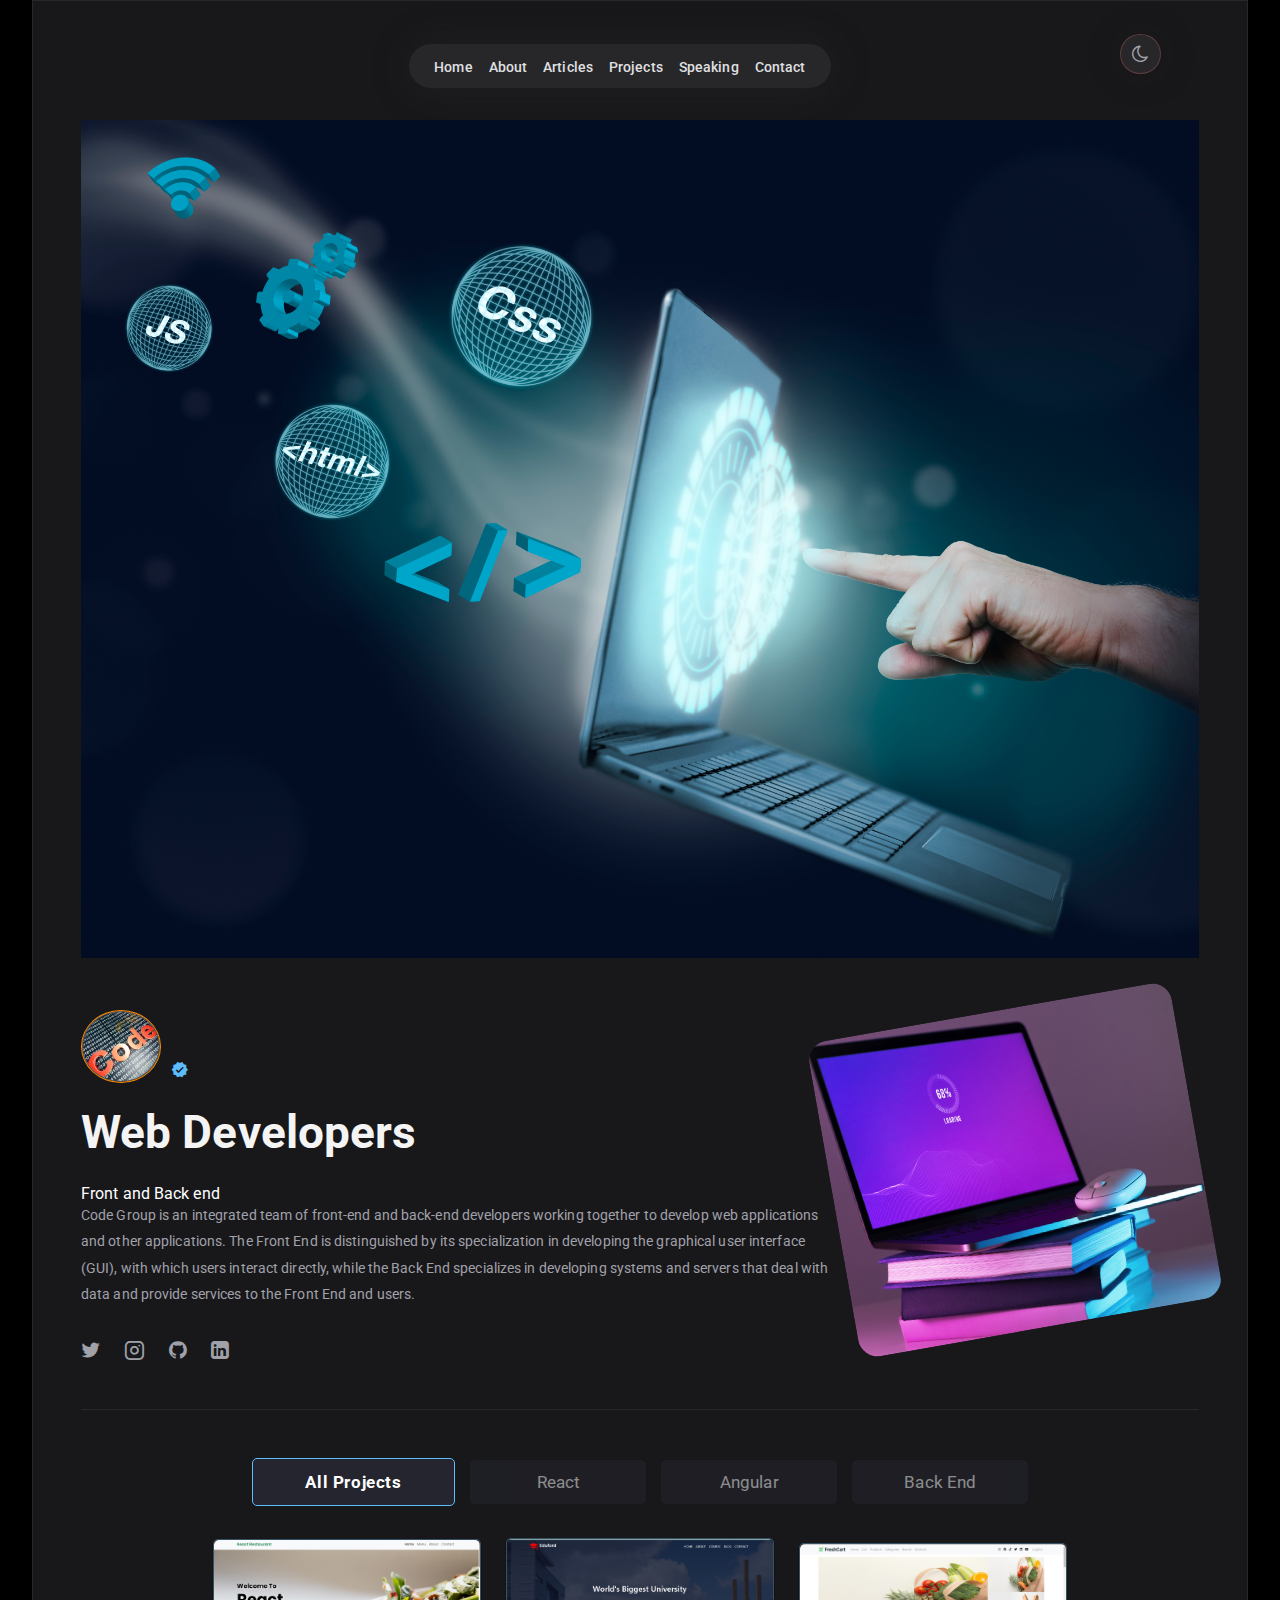
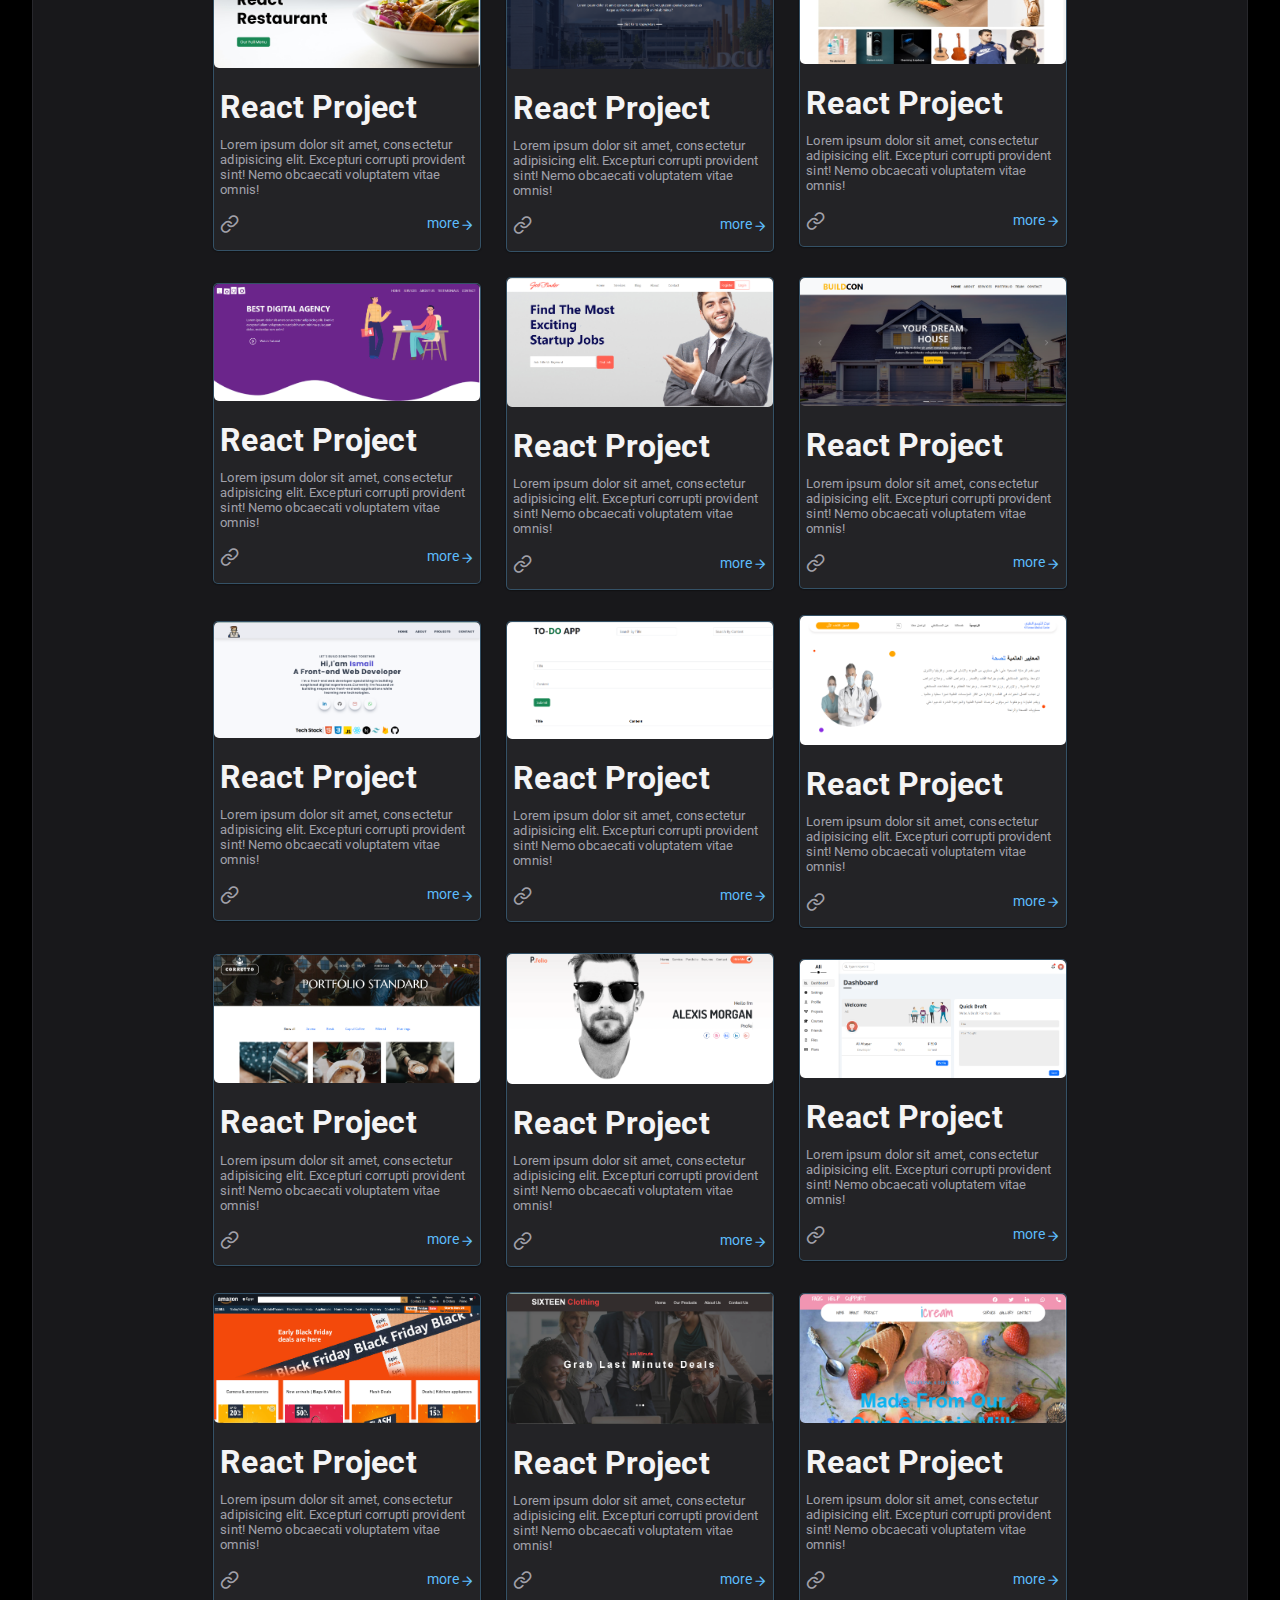
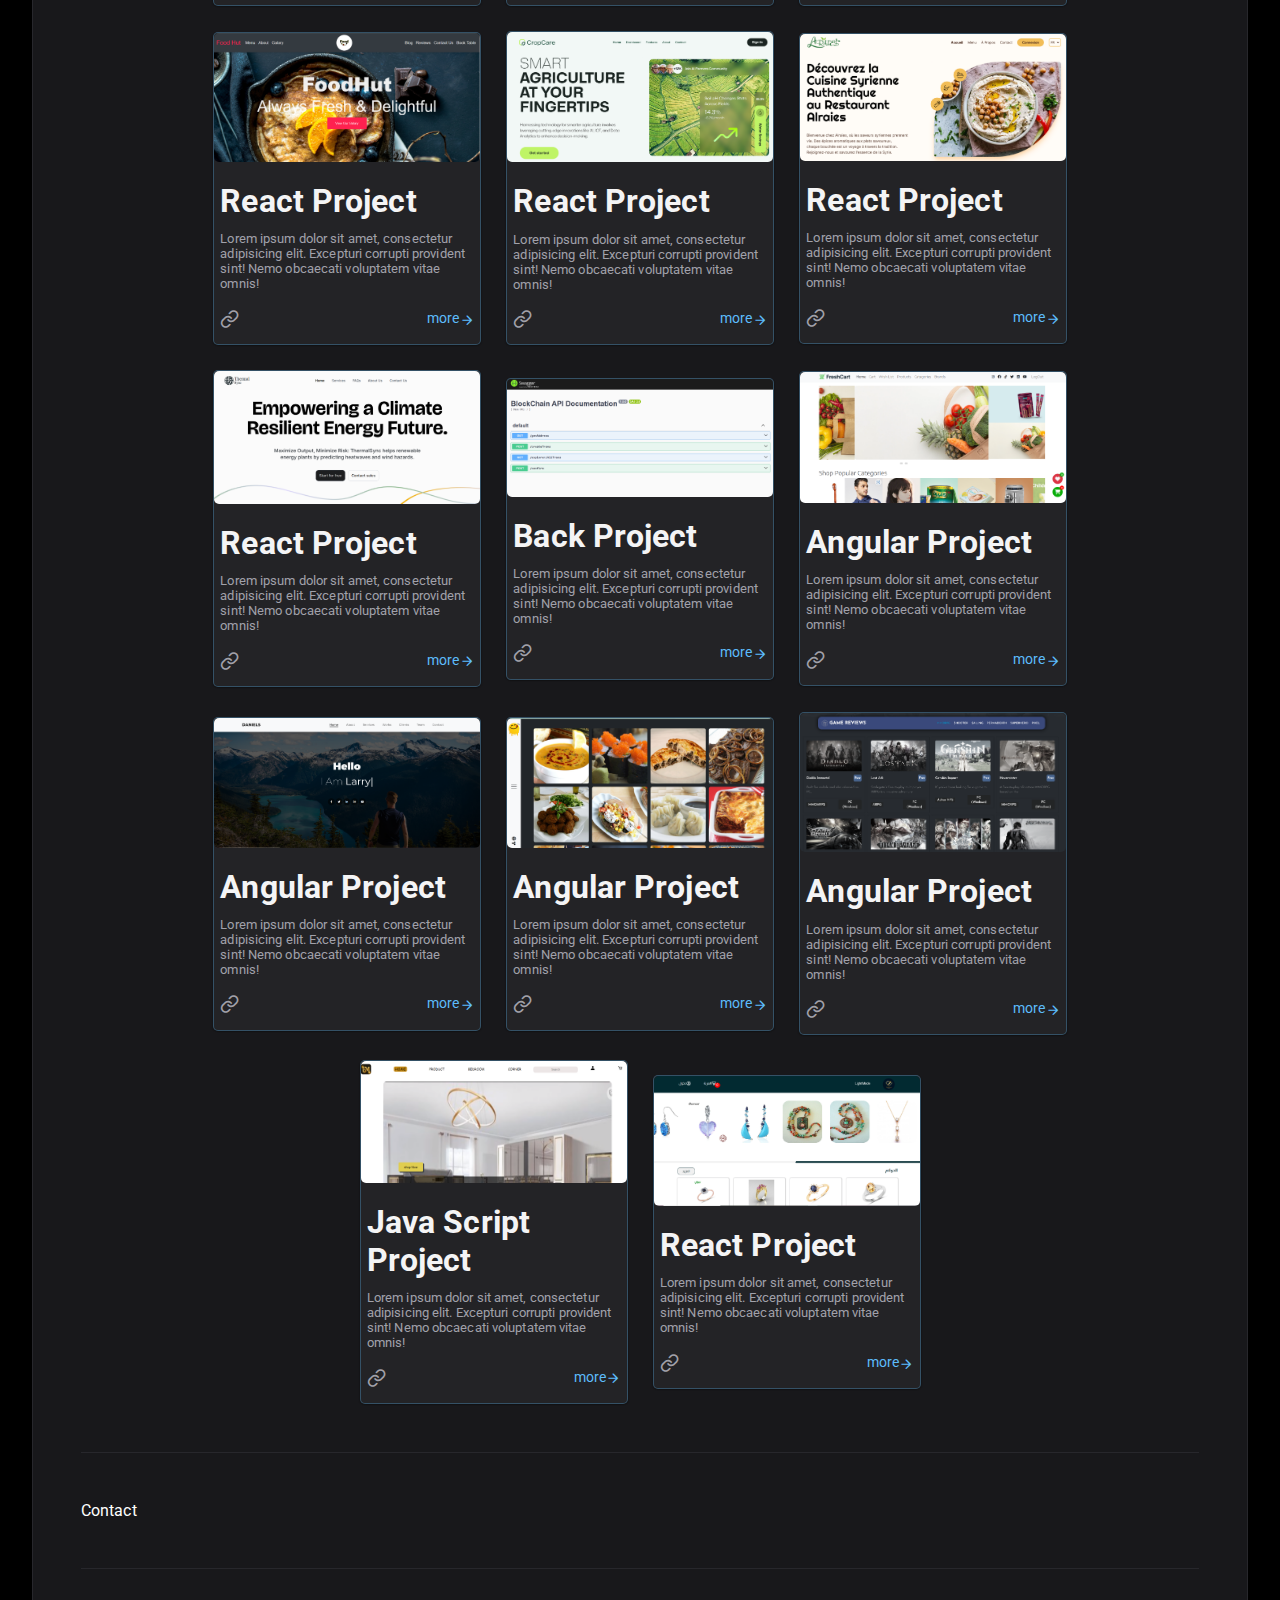
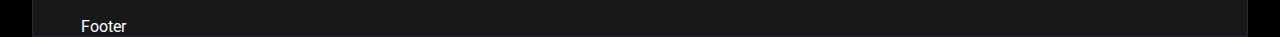
<file: index.html>
<!doctype html><html lang="en"><head><meta charset="utf-8"/><link rel="icon" href="/logo.jpg"/><meta name="viewport" content="width=device-width,initial-scale=1"/><meta name="theme-color" content="#000000"/><meta name="description" content="Web site created using create-react-app"/><link rel="apple-touch-icon" href="/logo.jpg"/><link rel="stylesheet" href="style.css"><title>Code</title><script defer="defer" src="/static/js/main.dbb599e2.js"></script><link href="/static/css/main.4a621c1e.css" rel="stylesheet"></head><body><noscript>You need to enable JavaScript to run this app.</noscript><div id="root"></div></body></html>
</file>
<file: style.css>
@font-face {
  font-family: 'icomoon';
  src:  url('fonts/icomoon.eot?pqdng5');
  src:  url('fonts/icomoon.eot?pqdng5#iefix') format('embedded-opentype'),
    url('fonts/icomoon.ttf?pqdng5') format('truetype'),
    url('fonts/icomoon.woff?pqdng5') format('woff'),
    url('fonts/icomoon.svg?pqdng5#icomoon') format('svg');
  font-weight: normal;
  font-style: normal;
  font-display: block;
}

[class^="icon-"], [class*=" icon-"] {
  /* use !important to prevent issues with browser extensions that change fonts */
  font-family: 'icomoon' !important;
  speak: never;
  font-style: normal;
  font-weight: normal;
  font-variant: normal;
  text-transform: none;
  line-height: 1;

  /* Better Font Rendering =========== */
  -webkit-font-smoothing: antialiased;
  -moz-osx-font-smoothing: grayscale;
}

.icon-verified:before {
  content: "\e902";
}
.icon-arrow-right:before {
  content: "\e903";
}
.icon-instagram:before {
  content: "\e904";
}
.icon-link:before {
  content: "\e905";
}
.icon-menu:before {
  content: "\e901";
}
.icon-close:before {
  content: "\f00d";
}
.icon-remove:before {
  content: "\f00d";
}
.icon-times:before {
  content: "\f00d";
}
.icon-linkedin-square:before {
  content: "\f08c";
}
.icon-twitter:before {
  content: "\f099";
}
.icon-github:before {
  content: "\f09b";
}
.icon-moon-o:before {
  content: "\f186";
}
.icon-sun:before {
  content: "\e9d4";
}
</file>
<file: static/css/main.4a621c1e.css>
@import url(https://fonts.googleapis.com/css2?family=Roboto:ital,wght@0,100;0,300;0,400;0,500;0,700;0,900;1,100;1,300;1,400;1,500;1,700;1,900&display=swap);html{box-sizing:border-box;font-family:Roboto,sans-serif;letter-spacing:.1px}*,:after,:before{box-sizing:inherit}:root{--primary:#000;--secondary:#18181b;--border:#3f3f4666;--title:#f4f4f5;--subtitle:#a1a1aa;--bgHeader:#27272a;--blue:#5dbcfc;--icon-hover:#d4d4d8}.light{--primary:#fff;--secondary:#fff;--border:rgb(202 202 202 0.518);--title:#5d5d2a;--subtitle:#52525b;--bgHeader:#fdfdfd;--blue:#0095f6;--icon-hover:#333}*{margin:0;padding:0}body{background-color:#000;background-color:var(--primary);color:#fff}.container{background-color:#18181b;background-color:var(--secondary);border:1px solid #3f3f4666;border:1px solid var(--border);margin:auto;padding:0 3rem;width:95%}.flex{align-items:center;display:flex}li{list-style:none}a{color:inherit;text-decoration:none;transition:.2s}a:hover{cursor:pointer}.line{border-bottom:1px solid #3f3f4666;border-bottom:1px solid var(--border);margin:3rem 0}.border{border:2px solid red}button{all:unset;cursor:pointer}button:active{scale:.95}@media (max-width:1000px){.container{padding:0 1.7rem;width:90%}}@media (max-width:600px){.container{padding:0 1.7rem;width:98%}}header.flex{justify-content:space-between;margin-top:1.2rem;padding:0 2.4rem}header.flex nav{background-color:var(--bgHeader);border-radius:55px;box-shadow:1px 1px 40px #3532324a;margin-top:1.5rem;padding:.77rem 1.6rem}header ul.flex{gap:16px}header ul li a{color:var(--title);font-size:.88rem;font-weight:500;opacity:.9}header ul li a:hover{color:var(--title);color:var(--blue);font-size:.9rem;opacity:.9}header button{font-size:1.2rem}header button.menu{display:none}header .icon-menu,header button.mode{background-color:var(--bgHeader);border:1px solid hsla(6,93%,71%,.249);border-radius:50%;box-shadow:1px 1px 40px rgba(35,35,36,.165);color:var(--subtitle);height:2.4rem;justify-content:center;text-align:center;transition:.2s;width:2.4rem}header .icon-menu:hover,header button.mode:hover{border:1px solid #f4a560;color:var(--title)}header .icon-close{color:var(--subtitle);font-size:1.5rem;transition:.3s}header .icon-close:hover{color:crimson;font-size:1.7rem;rotate:180deg}header .icon-sun{color:orange}header .fixed{-webkit-backdrop-filter:blur(4px);backdrop-filter:blur(4px);background-color:#282839e8;inset:0;position:fixed;z-index:11}@keyframes mymove{0%{scale:0}60%{scale:1.1}to{scale:1}}header .fixed ul.modal{animation:mymove .9s;background-color:var(--secondary);border-radius:1rem;color:#fff;margin:2rem auto auto;padding:1rem 2rem;width:85%}header .fixed ul.modal li{border-bottom:1px solid var(--border);padding-bottom:.77rem;padding-top:.5rem}header .fixed ul.modal li:last-child{border:none;padding-bottom:.77rem;padding-top:.5rem}header .fixed ul.modal li:first-child{border:none;padding-bottom:0;padding-top:.2rem;text-align:right}header .fixed ul.modal li a{font-size:1rem}@media (max-width:700px){header.flex nav{display:none}header button.menu{cursor:pointer;display:block}}section.hero{align-items:start;margin-top:3rem}section.hero .parent-avatar.flex{align-items:end;gap:.6rem}section.hero .left-section{flex-grow:1}section.hero .icon-verified{color:var(--blue);font-size:1.1rem;margin-bottom:.3rem}section.hero .avatar{border:1px solid #ff8c00;border-radius:50%;box-shadow:inset 2px 2px 40px gray;padding:1px;width:80px}section.hero h1.title{color:var(--title);font-size:2.85rem;line-height:3.3rem;margin:24px 0}section.hero p.sub-title{color:var(--subtitle);font-size:.9rem;line-height:1.65rem;margin-bottom:32px}section.hero .all-icons{color:var(--subtitle);font-size:1.3rem;gap:1.5rem}section.hero .all-icons .icon:hover{color:var(--icon-hover);cursor:pointer;font-size:1.4rem;transition:.3s}section.hero .icons{gap:16px}.right-section{justify-content:end;margin:0;padding:0}img.right{border-radius:20px;height:20rem;rotate:-10deg;width:23rem}main.flex{align-items:start;flex-direction:column;gap:2rem}main section.left-section.flex{gap:15px;justify-content:center;width:100%}main section.left-section.flex button{background:#24252e;border-radius:5px;font-size:1.05rem;opacity:.5;padding:.75rem 0;text-align:center;text-transform:capitalize;transition:.3s;width:11rem}main section.left-section.flex button:hover{opacity:1}main section.left-section.flex button.active{border:1px solid var(--blue);font-weight:700;letter-spacing:.6px;opacity:1;padding:.8rem}.light main section.left-section.flex button.active{border:1px solid #000}main section.right-section.flex{flex-grow:1;flex-wrap:wrap;gap:25px;justify-content:center;width:100%}.card{background-image:linear-gradient(#ffffff0d,#ffffff0d);border:1px solid #5dbcfc4d;border-radius:5px;box-shadow:-1px 1px 1px #00000029,1px 1px 1px #00000026;transition:.3s}.light .card,.light .card:hover{border:none}.card:hover{background-color:#f6f6f6;border:1px solid var(--blue);cursor:pointer;rotate:5deg;scale:1.01}.card img{border-radius:5px}.card .box{padding:1rem .4rem}.card .box .title{color:var(--title);text-transform:capitalize}.card .box .sub-title{color:var(--subtitle);font-size:.8rem;margin-bottom:1.1rem;margin-top:.7rem}.card .box .icons{justify-content:space-between}.card .icon-link{color:var(--subtitle);font-size:1.2rem}.card .icon-link:hover{color:var(--icon-hover);cursor:pointer;font-size:1.25rem}.card a.link{color:var(--blue);font-size:.9rem}.image{background-image:linear-gradient(red,#fff);margin-top:2rem;width:100%}
/*# sourceMappingURL=main.4a621c1e.css.map*/
</file>
